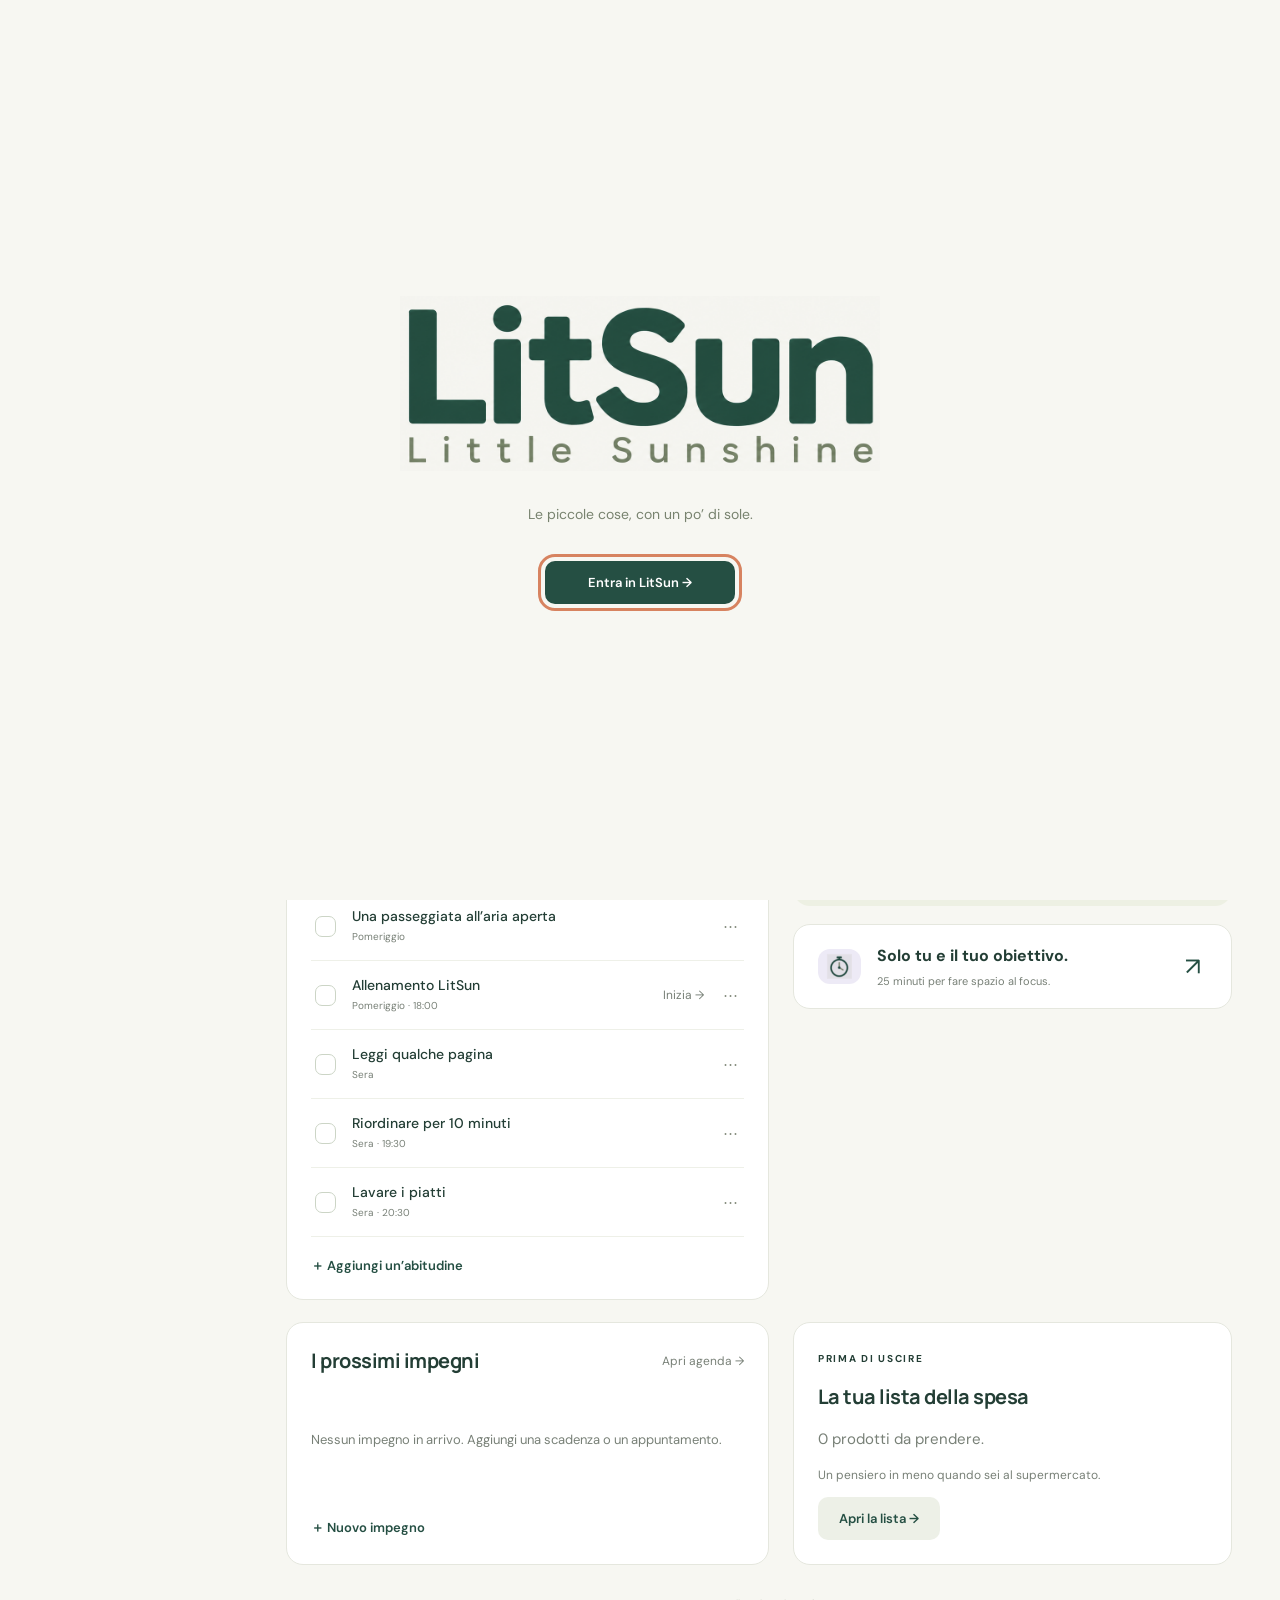
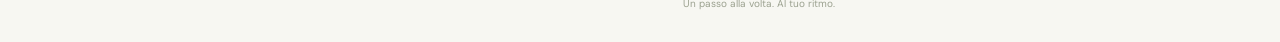
<file: docs/index.html>
<!doctype html><html lang="it"><head><meta charset="utf-8"><meta name="viewport" content="width=device-width,initial-scale=1,viewport-fit=cover"><meta name="theme-color" content="#214c43"><meta name="description" content="Routine quotidiane, movimento guidato e concentrazione. Trova il tuo ritmo."><link rel="manifest" href="./manifest.webmanifest"><link rel="icon" href="./favicon.ico"><link rel="apple-touch-icon" href="./icon-180.png"><meta name="apple-mobile-web-app-capable" content="yes"><meta name="mobile-web-app-capable" content="yes"><meta name="apple-mobile-web-app-title" content="LitSun"><title>LitSun — Un po’ meglio, ogni giorno</title><link rel="stylesheet" href="./style.css"></head><body><section id="introScreen" class="intro-screen" role="dialog" aria-modal="true" aria-label="Benvenuto in LitSun"><div class="intro-content"><img src="./assets/litsun-logo.png" alt="LitSun — Little Sunshine" class="intro-logo"><p>Le piccole cose, con un po’ di sole.</p><button id="introEnter" class="btn" onclick="enterIntro()">Entra in LitSun →</button><button id="introSkip" class="text" onclick="closeIntro()" hidden>Salta apertura →</button></div></section><div class="shell" inert><aside><a class="brand" href="#oggi" aria-label="LitSun — Little Sunshine"><img src="./assets/litsun-logo.png" alt="LitSun — Little Sunshine" width="180" height="66"></a><p class="side-label">IL TUO SPAZIO QUOTIDIANO</p><nav id="nav"></nav><div class="side-bottom"><span class="small-sun">✳</span><p>La costanza nasce<br>dalle piccole cose.</p><button class="text" onclick="go('impostazioni')">Preferenze & informazioni ↗</button></div></aside><main><header><a class="brand mobile-brand" href="#oggi" aria-label="LitSun — Little Sunshine"><img src="./assets/litsun-logo.png" alt="LitSun — Little Sunshine" width="180" height="66"></a><span id="date"></span><button class="avatar" onclick="go('impostazioni')" aria-label="Preferenze"><img src="./assets/nav-impostazioni.png" alt="" width="25" height="25"></button></header><div id="view"></div><footer>Un passo alla volta. Al tuo ritmo.</footer></main></div><nav class="mobile-nav" id="mobileNav" inert></nav><div id="session" role="dialog" aria-modal="true" aria-label="Sessione guidata" hidden></div><dialog id="dialog"></dialog><div id="toast" role="status"></div><script src="./data.js"></script><script src="./confetti.js"></script><script src="./assets/intro-config.js"></script><script src="./music.js"></script><script src="./rewards.js"></script><script src="./life.js"></script><script src="./assets/push-config.js"></script><script src="./push.js"></script><script src="./tour.js"></script><script src="./app.js"></script><script src="./intro.js"></script></body></html>
</file>
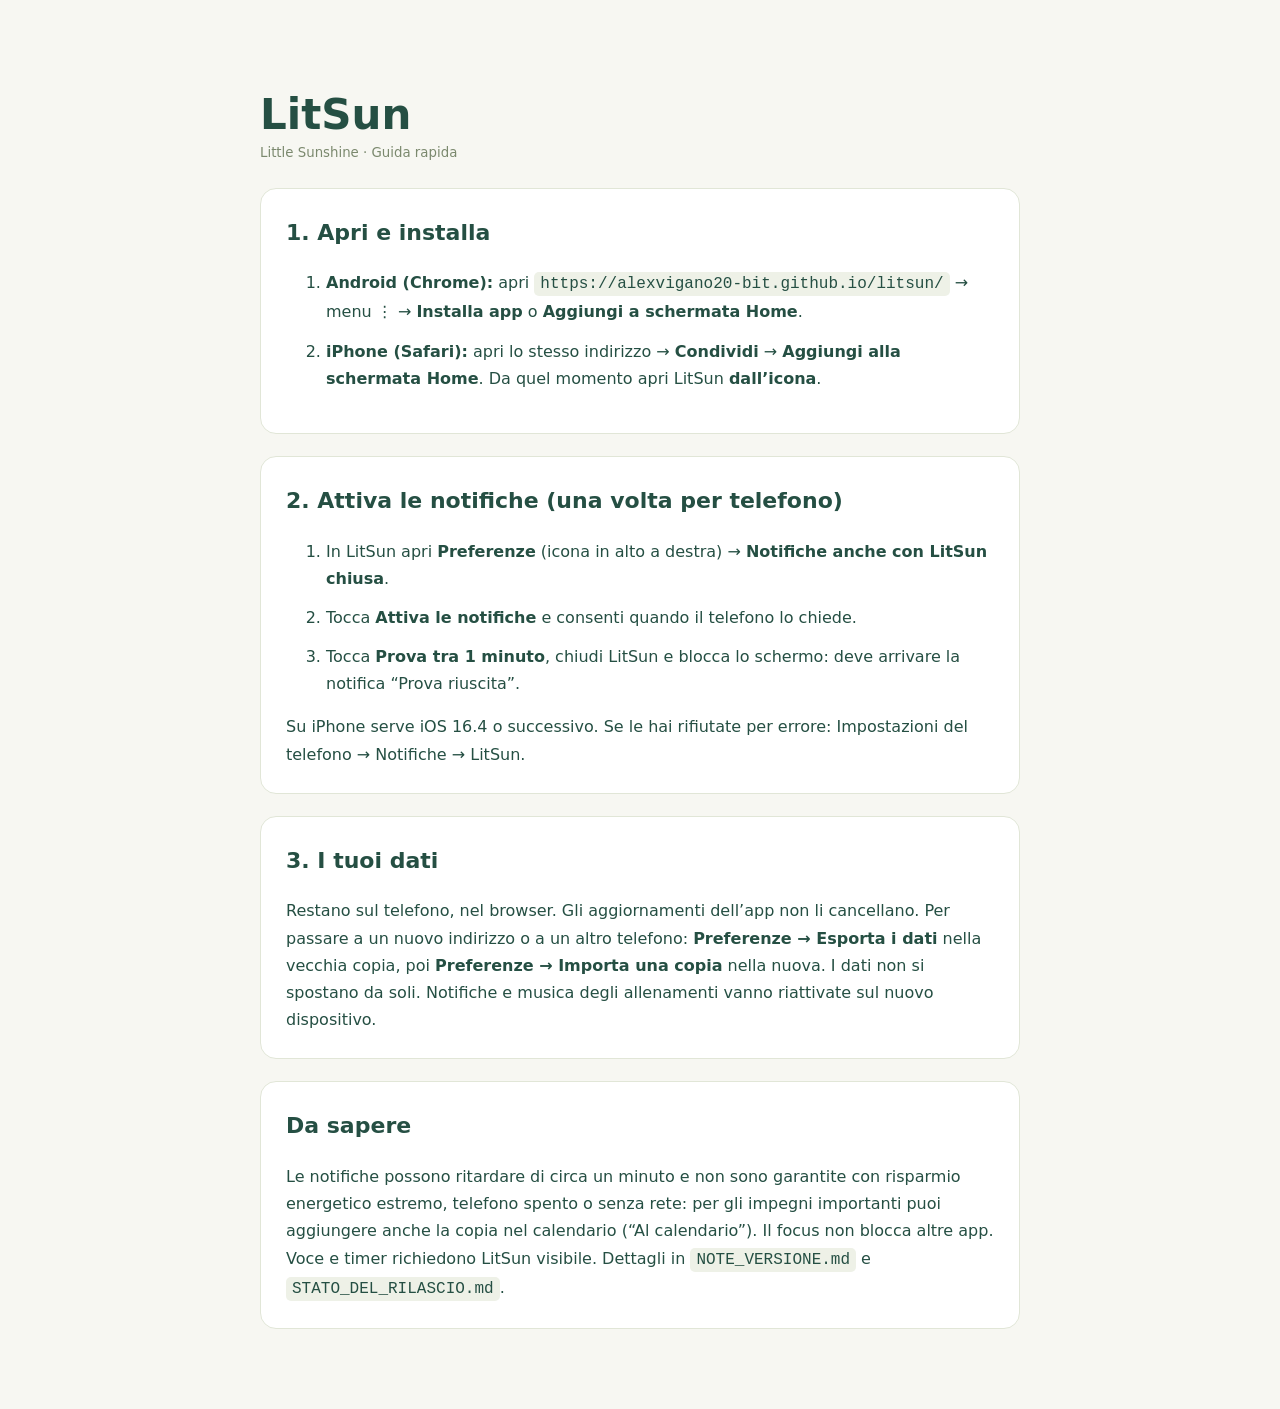
<file: GUIDA_RAPIDA.html>
<!doctype html><html lang="it"><meta charset="utf-8"><meta name="viewport" content="width=device-width,initial-scale=1"><title>LitSun — Guida rapida</title><style>body{font:16px/1.7 system-ui,sans-serif;background:#f7f7f2;color:#254f43;max-width:760px;margin:40px auto;padding:24px}h1{font-size:42px;line-height:1.1;margin-bottom:0}small{color:#7b896e}section{background:white;padding:25px;border:1px solid #e1e6d7;border-radius:16px;margin:22px 0}h2{font-size:22px;margin-top:0}li{margin:12px 0}code{background:#eef1e7;padding:3px 6px;border-radius:5px}a{color:inherit}p{margin-bottom:0}</style>
<h1>LitSun</h1><small>Little Sunshine · Guida rapida</small>
<section><h2>1. Apri e installa</h2><ol>
<li><b>Android (Chrome):</b> apri <code>https://alexvigano20-bit.github.io/litsun/</code> → menu ⋮ → <b>Installa app</b> o <b>Aggiungi a schermata Home</b>.</li>
<li><b>iPhone (Safari):</b> apri lo stesso indirizzo → <b>Condividi</b> → <b>Aggiungi alla schermata Home</b>. Da quel momento apri LitSun <b>dall’icona</b>.</li></ol></section>
<section><h2>2. Attiva le notifiche (una volta per telefono)</h2><ol>
<li>In LitSun apri <b>Preferenze</b> (icona in alto a destra) → <b>Notifiche anche con LitSun chiusa</b>.</li>
<li>Tocca <b>Attiva le notifiche</b> e consenti quando il telefono lo chiede.</li>
<li>Tocca <b>Prova tra 1 minuto</b>, chiudi LitSun e blocca lo schermo: deve arrivare la notifica “Prova riuscita”.</li></ol>
<p>Su iPhone serve iOS 16.4 o successivo. Se le hai rifiutate per errore: Impostazioni del telefono → Notifiche → LitSun.</p></section>
<section><h2>3. I tuoi dati</h2><p>Restano sul telefono, nel browser. Gli aggiornamenti dell’app non li cancellano. Per passare a un nuovo indirizzo o a un altro telefono: <b>Preferenze → Esporta i dati</b> nella vecchia copia, poi <b>Preferenze → Importa una copia</b> nella nuova. I dati non si spostano da soli. Notifiche e musica degli allenamenti vanno riattivate sul nuovo dispositivo.</p></section>
<section><h2>Da sapere</h2><p>Le notifiche possono ritardare di circa un minuto e non sono garantite con risparmio energetico estremo, telefono spento o senza rete: per gli impegni importanti puoi aggiungere anche la copia nel calendario (“Al calendario”). Il focus non blocca altre app. Voce e timer richiedono LitSun visibile. Dettagli in <code>NOTE_VERSIONE.md</code> e <code>STATO_DEL_RILASCIO.md</code>.</p></section></html>
</file>
<file: docs/style.css>
@import url('https://fonts.googleapis.com/css2?family=DM+Sans:wght@400;500;600;700&family=Manrope:wght@400;500;600;700;800&display=swap');
:root{--bg:#f7f7f2;--paper:#fff;--ink:#233e35;--muted:#788077;--green:#254f43;--lime:#dbe9aa;--line:#e5e7de;--orange:#d78360}*{box-sizing:border-box}body{margin:0;background:var(--bg);color:var(--ink);font-family:'DM Sans',sans-serif;font-size:15px}button,input,select{font:inherit}button,a,input,select{touch-action:manipulation}button{cursor:pointer}button:focus-visible,a:focus-visible{outline:3px solid #d78360;outline-offset:4px}button{border:0}a{color:inherit}.shell{max-width:1560px;margin:auto;display:grid;grid-template-columns:238px 1fr;min-height:100vh}aside{padding:40px 27px;border-right:1px solid var(--line);display:flex;flex-direction:column;position:sticky;top:0;height:100vh}.brand{font:800 35px Manrope,sans-serif;letter-spacing:-2px;display:flex;align-items:center;gap:10px;text-decoration:none}.mark{font-size:24px;background:var(--green);color:var(--lime);border-radius:11px;width:38px;height:38px;text-align:center;letter-spacing:-1px}.dot{font-size:8px;color:#87a070;align-self:start;margin-top:8px}.side-label{font-size:9px;letter-spacing:1.6px;color:var(--muted);margin:50px 0 15px}nav button{display:flex;align-items:center;gap:13px;width:100%;background:none;color:#70796e;padding:15px;border-radius:10px;margin:5px 0;text-align:left}nav button.active{background:#e8eddf;color:var(--green);font-weight:700}.ico{font-size:20px;width:22px;display:inline-block;text-align:center}.side-bottom{margin-top:auto}.side-bottom p{font-size:17px;line-height:1.5}.small-sun{font-size:34px;color:#91a277}.text{background:none;padding:5px 0;color:var(--muted);font-size:12px}main{padding:24px 48px 0;min-width:0}header{display:flex;justify-content:space-between;align-items:center;color:var(--muted);font-size:12px;margin-bottom:34px}.avatar{background:#e8eada;border:1px solid #d5dcc6;border-radius:50%;width:37px;height:37px;color:var(--green)}h1,h2,h3,p{margin-top:0}h1{font:600 clamp(30px,3vw,43px)/1.15 Manrope,sans-serif;letter-spacing:-1.7px;margin-bottom:14px}h2{font:700 20px Manrope,sans-serif;letter-spacing:-.5px}h3{font-size:16px;margin-bottom:8px}.muted{color:var(--muted);line-height:1.6}.eyebrow{font-size:10px;letter-spacing:1.7px;font-weight:700;text-transform:uppercase}.page-head{margin-bottom:29px}.hero{background:var(--green);color:#fbfff0;border-radius:21px;padding:30px 35px;position:relative;overflow:hidden;min-height:213px;display:flex;align-items:center;justify-content:space-between;gap:20px}.hero h2{font-size:28px;max-width:370px;line-height:1.25;font-weight:500;margin:13px 0}.hero p{color:#c5d1bc;font-size:13px;line-height:1.7;max-width:370px}.hero .eyebrow{color:#c9df9d}.orbit{flex-shrink:0;width:170px;height:170px;position:relative;border:1px solid #779281;border-radius:50%;display:grid;place-items:center}.orbit:before{content:'';position:absolute;width:128px;height:128px;border-radius:50%;border:1px solid #698777}.orbit:after{content:'';position:absolute;width:85px;height:85px;border-radius:50%;border:1px solid #698777}.orbit b{font:500 39px Manrope;z-index:1;color:var(--lime)}.orbit i{width:13px;height:13px;background:var(--lime);border-radius:50%;position:absolute;top:18px;right:23px}.stats{display:grid;grid-template-columns:repeat(3,1fr);gap:15px;margin:22px 0 30px}.stat{border:1px solid var(--line);border-radius:13px;padding:17px 20px;background:#fbfcf8}.stat small{color:var(--muted);font-size:11px}.stat strong{font:600 25px Manrope;display:block;margin:7px 0 4px}.stat span{font-size:11px;color:var(--muted)}.grid{display:grid;grid-template-columns:1.1fr 1fr;gap:24px}.card{background:white;border:1px solid var(--line);border-radius:17px;padding:24px}.card-title{display:flex;justify-content:space-between;align-items:center;gap:10px;margin-bottom:20px}.card-title h2{margin:0}.tag{font-size:10px;background:#eef2e7;padding:6px 10px;border-radius:20px;white-space:nowrap}.routine{display:flex;align-items:center;gap:13px;padding:15px 0;border-bottom:1px solid #eef0e8}.routine:last-child{border-bottom:0}.routine input{appearance:none;width:21px;height:21px;flex-shrink:0;border:1px solid #ccd5c6;border-radius:7px;cursor:pointer}.routine input:checked{background:var(--green);border-color:var(--green)}.routine input:checked:after{content:'✓';color:white;display:block;text-align:center;font-size:14px}.routine .label{flex:1}.routine b{font-weight:500;font-size:14px;display:block}.routine.done b{text-decoration:line-through;color:#92988d}.routine small{color:var(--muted);font-size:10px}.delete{background:none;color:#8a9183;padding:6px}.add{color:var(--green);background:none;padding:20px 0 0;font-size:13px;font-weight:600}.workout-tile{background:#edf0e3;border:0;position:relative;overflow:hidden;min-height:242px}.workout-tile .eyebrow{color:#758266}.workout-tile h2{font-size:26px;max-width:200px;margin-top:16px;line-height:1.2}.workout-tile p{font-size:12px;max-width:190px;color:#75816a;line-height:1.6}.art{position:absolute;right:10px;top:16px;width:150px;height:170px;opacity:.9}.btn{padding:13px 21px;border-radius:10px;background:var(--green);color:white;font-size:13px;font-weight:600;display:inline-flex;align-items:center;justify-content:center;gap:14px;text-decoration:none}.btn.light{background:var(--lime);color:var(--green)}.btn.secondary{background:#edf0e7;color:var(--green)}.btn.danger{background:#f9e8df;color:#874732}.btn:disabled{opacity:.4;cursor:default}.tile-foot{margin-top:24px;display:flex;align-items:center;gap:15px}.tile-foot small{font-size:11px;color:var(--muted)}.focus-mini{margin-top:18px;padding:20px 24px;display:flex;align-items:center;gap:16px}.focus-mini .ico{background:#edeaf6;color:#827692;padding:8px;width:43px;border-radius:12px}.focus-mini p{font-size:11px;color:var(--muted);margin:6px 0 0}.focus-mini .arrow{margin-left:auto;background:none;color:var(--green);font-size:25px}footer{font-size:10px;color:#9ba18f;text-align:center;padding:32px 0}.mobile-nav{display:none}.settings-grid{display:grid;grid-template-columns:repeat(3,1fr);gap:18px;margin:24px 0}label.field{display:block;font-size:12px;color:#737e6e}.field input,.field select{display:block;width:100%;padding:13px;margin-top:8px;border:1px solid #dce2d3;border-radius:9px;background:white;color:var(--ink)}.steps{margin:22px 0}.step{display:flex;align-items:start;gap:15px;padding:14px 0;border-bottom:1px solid var(--line)}.step>span{background:#f0f3e9;border-radius:9px;padding:9px;font-size:11px;min-width:50px;text-align:center}.step p{margin:6px 0 0;font-size:12px;color:var(--muted);line-height:1.6}.step small{font-size:10px;color:var(--muted)}.toolbar{display:flex;flex-wrap:wrap;gap:10px;align-items:center}.notice{font-size:12px;background:#f0f2e8;padding:16px;border-radius:11px;line-height:1.7;color:#6e7964;margin:18px 0}.log{padding:15px 0;border-bottom:1px solid var(--line);display:flex;gap:15px;justify-content:space-between;font-size:13px;line-height:1.6}.log small{color:var(--muted)}.week{display:grid;grid-template-columns:repeat(7,1fr);gap:9px;margin:20px 0}.day{border-radius:10px;background:#f0f2e9;text-align:center;padding:15px 3px}.day b{display:block;margin:10px 0;font-size:18px}.day small{font-size:10px;color:var(--muted)}.day.yes{background:#dce9b8}.sources{font-size:12px;line-height:1.8}.sources a{display:block;margin:9px 0}.empty{padding:35px 0;color:var(--muted);font-size:13px;line-height:1.7}#session{position:fixed;inset:0;z-index:10;background:#193b33;color:#f6f8ed;padding:25px;overflow:auto;text-align:center}#session[hidden]{display:none}.player{max-width:600px;margin:auto;padding:22px 0}.player .eyebrow{color:#b6c9a2}.player h1{font-size:34px;margin:24px 0 14px}.player p{color:#bacbbb;line-height:1.7;min-height:48px}.clock{font:400 clamp(70px,15vw,116px) Manrope;letter-spacing:-5px;margin:35px auto;border:1px solid #60806a;border-radius:50%;width:285px;height:285px;display:grid;place-items:center;font-variant-numeric:tabular-nums}.player .toolbar{justify-content:center}.player .text{color:#c0d2be;margin-top:25px}.player progress{width:100%;height:5px;accent-color:var(--lime);margin-top:26px}.player small{color:#9fb69e;display:block;margin-top:18px}.rating{display:flex;justify-content:center;gap:10px;flex-wrap:wrap;margin-top:30px}dialog{max-width:450px;width:calc(100% - 30px);border:1px solid var(--line);border-radius:18px;padding:28px;color:var(--ink)}dialog::backdrop{background:#183a3366}dialog .toolbar{margin-top:20px}#toast{position:fixed;bottom:85px;left:50%;transform:translateX(-50%);background:#244b40;color:white;padding:13px 20px;border-radius:11px;font-size:12px;z-index:20;display:none}.bar{height:6px;border-radius:5px;background:#edf0e6;overflow:hidden;margin-top:12px}.bar i{height:100%;display:block;background:#79965c}input[type=checkbox]{accent-color:var(--green)}label>input[type=checkbox]{width:20px;height:20px;vertical-align:-4px;margin-right:6px}@media(min-width:1400px){main{padding-left:65px;padding-right:65px}}@media(max-width:1050px){.shell{grid-template-columns:190px 1fr}aside{padding:30px 18px}main{padding:24px}.art{width:110px;right:0}.grid{gap:15px}.card{padding:20px}}@media(max-width:760px){.shell{display:block}aside{display:none}main{padding:20px 20px 85px}header{margin-bottom:27px}.grid{grid-template-columns:1fr}.hero{padding:25px;min-height:210px}.hero h2{font-size:24px}.hero p{max-width:220px}.orbit{width:105px;height:105px}.orbit:before{width:76px;height:76px}.orbit:after{width:45px;height:45px}.orbit b{font-size:25px}.orbit i{width:9px;height:9px;top:10px;right:12px}.stats{gap:8px}.stat{padding:14px 11px}.stat small{font-size:10px}.stat strong{font-size:23px}.stat span{font-size:9px}.page-head .muted{font-size:13px}.mobile-nav{position:fixed;bottom:0;left:0;right:0;display:flex;background:#fffffff5;backdrop-filter:blur(15px);border-top:1px solid var(--line);z-index:5;padding:6px 10px calc(5px + env(safe-area-inset-bottom))}.mobile-nav button{display:flex;flex-direction:column;gap:4px;padding:7px 3px;margin:0;font-size:9px;border-radius:9px}.mobile-nav .ico{font-size:21px}.settings-grid{grid-template-columns:1fr}.settings-grid.compact{grid-template-columns:1fr 1fr}.art{width:160px;right:15px}.workout-tile{min-height:250px}.week{gap:4px}.day{padding:12px 2px}.clock{width:240px;height:240px}.hero .eyebrow{font-size:9px}.hero{gap:12px}h1{font-size:33px}.hero>div:first-child{flex:1}.orbit{width:90px;height:90px}.orbit:before{width:65px;height:65px}.orbit:after{width:40px;height:40px}}
.chip{background:#edf0e6;color:var(--green);padding:9px 13px;border-radius:20px;font-size:12px}.chip.on{background:var(--green);color:white}.calendar{display:grid;grid-template-columns:repeat(7,minmax(0,1fr));gap:6px}.cal-label{text-align:center;color:var(--muted);font-size:11px;padding:10px}.cal-day{min-width:0;min-height:73px;text-align:left;border:1px solid var(--line);border-radius:9px;padding:9px;background:#fbfcf7;color:var(--ink);overflow:hidden}.cal-day b{font-weight:500}.cal-day span{display:block;font-size:10px;margin-top:7px;white-space:nowrap;overflow:hidden;text-overflow:ellipsis;color:var(--green)}.cal-day.selected{background:#e4edce;border-color:#91a572}.cal-day.today b{background:var(--green);color:white;border-radius:50%;padding:3px 6px}.cal-day.outside{opacity:.45}.desktop-event{font-style:normal}.shop-add{display:grid;grid-template-columns:2fr .8fr 1fr auto;gap:12px}.shop-heading{font-size:11px;text-transform:uppercase;letter-spacing:1px;color:var(--muted);margin:28px 0 5px}.product-grid{display:grid;grid-template-columns:repeat(4,1fr);gap:9px}.product{background:#f4f6ee;color:var(--green);text-align:left;padding:15px 12px;border-radius:10px;font-size:12px;display:flex;align-items:center;gap:10px}.product span{color:#83956b;font-size:17px}[hidden]{display:none!important}@media(max-width:1050px){.shop-add{grid-template-columns:2fr 1fr}.product-grid{grid-template-columns:repeat(3,1fr)}}@media(max-width:760px){.mobile-nav{padding-left:3px;padding-right:3px}.mobile-nav button{font-size:8px;gap:4px}.mobile-nav .ico{font-size:18px}.calendar{gap:3px}.cal-day{min-height:57px;padding:7px 4px}.cal-day span{font-size:9px}.desktop-event{display:none}.card-title{flex-wrap:wrap}.card-title .toolbar{gap:8px}.card-title .toolbar h2{font-size:17px}.card-title .btn{padding:10px 13px}.product-grid{grid-template-columns:repeat(2,1fr)}.shop-add{grid-template-columns:2fr 1fr}.shop-add .btn{min-height:44px}}
.reward-card{box-sizing:border-box;background:#f8faef;color:#214c43;border:1px solid #d6dfc6;border-radius:28px;padding:30px;box-shadow:0 18px 70px #173c4333;text-align:center;animation:reward-in .35s ease-out}.reward-card h2{font-size:26px;line-height:1.2;margin:16px 0 12px}.reward-card p{line-height:1.65;margin:0 0 22px}.reward-card .eyebrow{font-size:10px;letter-spacing:.12em}.reward-spark{font-size:48px;color:#b47e41;animation:reward-glow .8s ease-out}.reward-big{width:min(440px,calc(100% - 32px));max-height:85dvh;overflow:auto}.reward-big::backdrop{background:#163f37a6;backdrop-filter:blur(5px)}.reward-small{position:fixed;bottom:95px;right:24px;width:min(355px,calc(100% - 32px));z-index:200}.reward-small .reward-spark{font-size:28px}.reward-small h2{font-size:22px}.reward-small .btn{padding:9px 20px}@keyframes reward-in{from{opacity:0;transform:translateY(18px) scale(.96)}to{opacity:1;transform:none}}@keyframes reward-glow{from{transform:rotate(-25deg) scale(.5)}to{transform:none}}@media(max-width:600px){.reward-small{right:16px;bottom:90px;padding:22px}.reward-card h2{font-size:24px}}@media(prefers-reduced-motion:reduce){.reward-card,.reward-spark{animation:none}}
.brand{font-size:23px;letter-spacing:-1px;line-height:1.1}.brand .mark{flex-shrink:0}.preparation-clock{display:flex;flex-direction:column;justify-content:center;gap:12px;letter-spacing:0}.preparation-clock span{font:400 13px 'DM Sans',sans-serif;color:#c6d5b5}.preparation-clock b{font:500 50px Manrope,sans-serif}.reward-card h2{font:800 clamp(38px,7vw,56px)/1.12 Manrope,sans-serif;letter-spacing:-1.5px;margin:24px 0 15px}.reward-card .reward-task{font-size:14px;color:#65765d;margin:0 0 20px}.reward-note{text-align:left;border-top:1px solid #dce3ce;border-bottom:1px solid #dce3ce;margin:20px 0 26px;padding:14px 0}.reward-note summary{font-size:12px;cursor:pointer;color:#6a785c;list-style:none;display:flex;justify-content:space-between;gap:10px}.reward-note summary::-webkit-details-marker{display:none}.reward-note p{font-size:14px;margin:15px 0 4px;line-height:1.6}.reward-stays{display:block;font-size:10px;color:#7b886e;margin-top:15px}.reward-card .btn{width:100%}.music-panel{margin:20px 0;padding:20px;border-radius:13px;background:#f5f1e5;border:1px solid #e9e3cf}.music-panel small{font-size:10px}.music-panel input[type=range]{margin:5px 0;padding:0;accent-color:#254f43}.reward-spark{color:#d6a044}.reward-card .reward-spark{font-size:50px}
.brand{gap:11px;letter-spacing:normal}.brand-words{display:flex;flex-direction:column;align-items:flex-start;gap:4px}.brand-words strong{font:800 34px/1 Manrope,sans-serif;letter-spacing:-1.4px}.brand-words small{font:500 11px/1.2 'DM Sans',sans-serif;letter-spacing:.7px;color:#7c886c}.brand .mark{width:36px;height:36px;display:grid;place-items:center}.mobile-brand{display:none}@media(max-width:760px){header{flex-wrap:wrap;row-gap:17px}.mobile-brand{display:flex}.mobile-brand .brand-words strong{font-size:32px}.mobile-brand .brand-words small{font-size:10px}header #date{order:3;flex-basis:100%;font-size:11px}header .avatar{margin-left:auto}}
.brand img{display:block;object-fit:contain;width:180px;height:auto}.brand{display:block}.mobile-brand{display:none}.ico img{display:block;width:25px;height:25px;object-fit:contain}.ico{display:inline-flex;align-items:center;justify-content:center;flex-shrink:0}.focus-mini .ico{padding:5px}.avatar{display:grid;place-items:center;overflow:hidden}.intro-screen{position:fixed;inset:0;z-index:1000;background:#f7f7f2;display:grid;place-items:center;padding:30px}.intro-content{width:min(480px,100%);text-align:center}.intro-logo{display:block;width:100%;height:auto;margin:0 auto 32px}.intro-content p{font-size:14px;color:#78836f;line-height:1.6;margin-bottom:35px}.intro-content .text{display:block;margin:22px auto 0}.intro-content .btn{min-width:190px}.intro-logo{animation:logo-arrive .8s ease-out}@keyframes logo-arrive{from{opacity:0;transform:translateY(8px)}to{opacity:1;transform:none}}@media(prefers-reduced-motion:reduce){.intro-logo{animation:none}}@media(max-width:760px){.mobile-brand{display:block}.mobile-brand img{width:158px}.mobile-nav .ico img{width:24px;height:24px}.intro-screen{padding:28px}.intro-content p{font-size:12px}}
.ico img,.avatar img{mix-blend-mode:multiply}
.page-head h1[tabindex="-1"]:focus{outline:none}
.routine-finale{animation:none!important;overflow:visible!important}.routine-finale .reward-content{position:relative;z-index:2}.routine-confetti{position:fixed;inset:0;pointer-events:none;z-index:1}.finale-total{font-weight:600;color:#56734b}.routine-finale h2{font-size:clamp(34px,6vw,49px)}

.routine-finale .reward-content{max-height:calc(85dvh - 60px);overflow:auto}

dialog.tour{max-width:480px;max-height:calc(100dvh - 30px);overflow:auto}.tour-body h2{margin:10px 0 8px;line-height:1.2}.tour-body h2:focus{outline:none}.tour-count{display:flex;align-items:center;gap:6px;margin:0 0 6px;font-size:12px;color:#737e6e}.tour-count i{width:22px;height:5px;border-radius:3px;background:#e1e6d7}.tour-count i.on{background:var(--green)}.tour-count span{margin-left:6px}.tour-option{display:flex;gap:12px;align-items:flex-start;padding:13px;border:1px solid #dce2d3;border-radius:12px;margin-top:10px;cursor:pointer}.tour-option:has(input:checked){border-color:var(--green);background:#f1f4ea}.tour-option input{width:20px;height:20px;margin-top:2px;accent-color:var(--green)}.tour-option small{display:block;color:#737e6e;font-size:12px}.tour-check{display:block;margin-top:14px;font-size:14px}.tour-list{margin-top:12px;border-top:1px solid var(--line)}.tour-task{display:flex;align-items:center;justify-content:space-between;gap:10px;padding:10px 0;border-bottom:1px solid var(--line)}.tour-task label{display:flex;gap:10px;align-items:center;flex:1;min-width:0;font-size:14px}.tour-task label span{min-width:0;overflow-wrap:anywhere}.tour-task small{display:block;color:#737e6e;font-size:11px}.tour-task input[type=time]{width:116px;flex:none;padding:9px;border:1px solid #dce2d3;border-radius:9px;background:white;color:var(--ink)}.tour-skip{display:block;margin:16px auto 0}.tour-install{margin-top:16px}
.tour-access{margin:14px 0}.tour-access-row{display:flex;gap:12px;align-items:flex-start;padding:10px 0;border-bottom:1px solid var(--line)}.tour-access-row>span{flex:none;width:26px;height:26px;border-radius:50%;display:grid;place-items:center;font-size:13px;background:#edf0e6;color:var(--green)}.tour-access-row.on>span{background:var(--green);color:white}.tour-access-row.off>span{background:#f3ece4;color:#9a6b4f}.tour-access-row small{display:block;color:#737e6e;font-size:12px;line-height:1.45}.tour-access-row b{font-size:14px}
</file>
